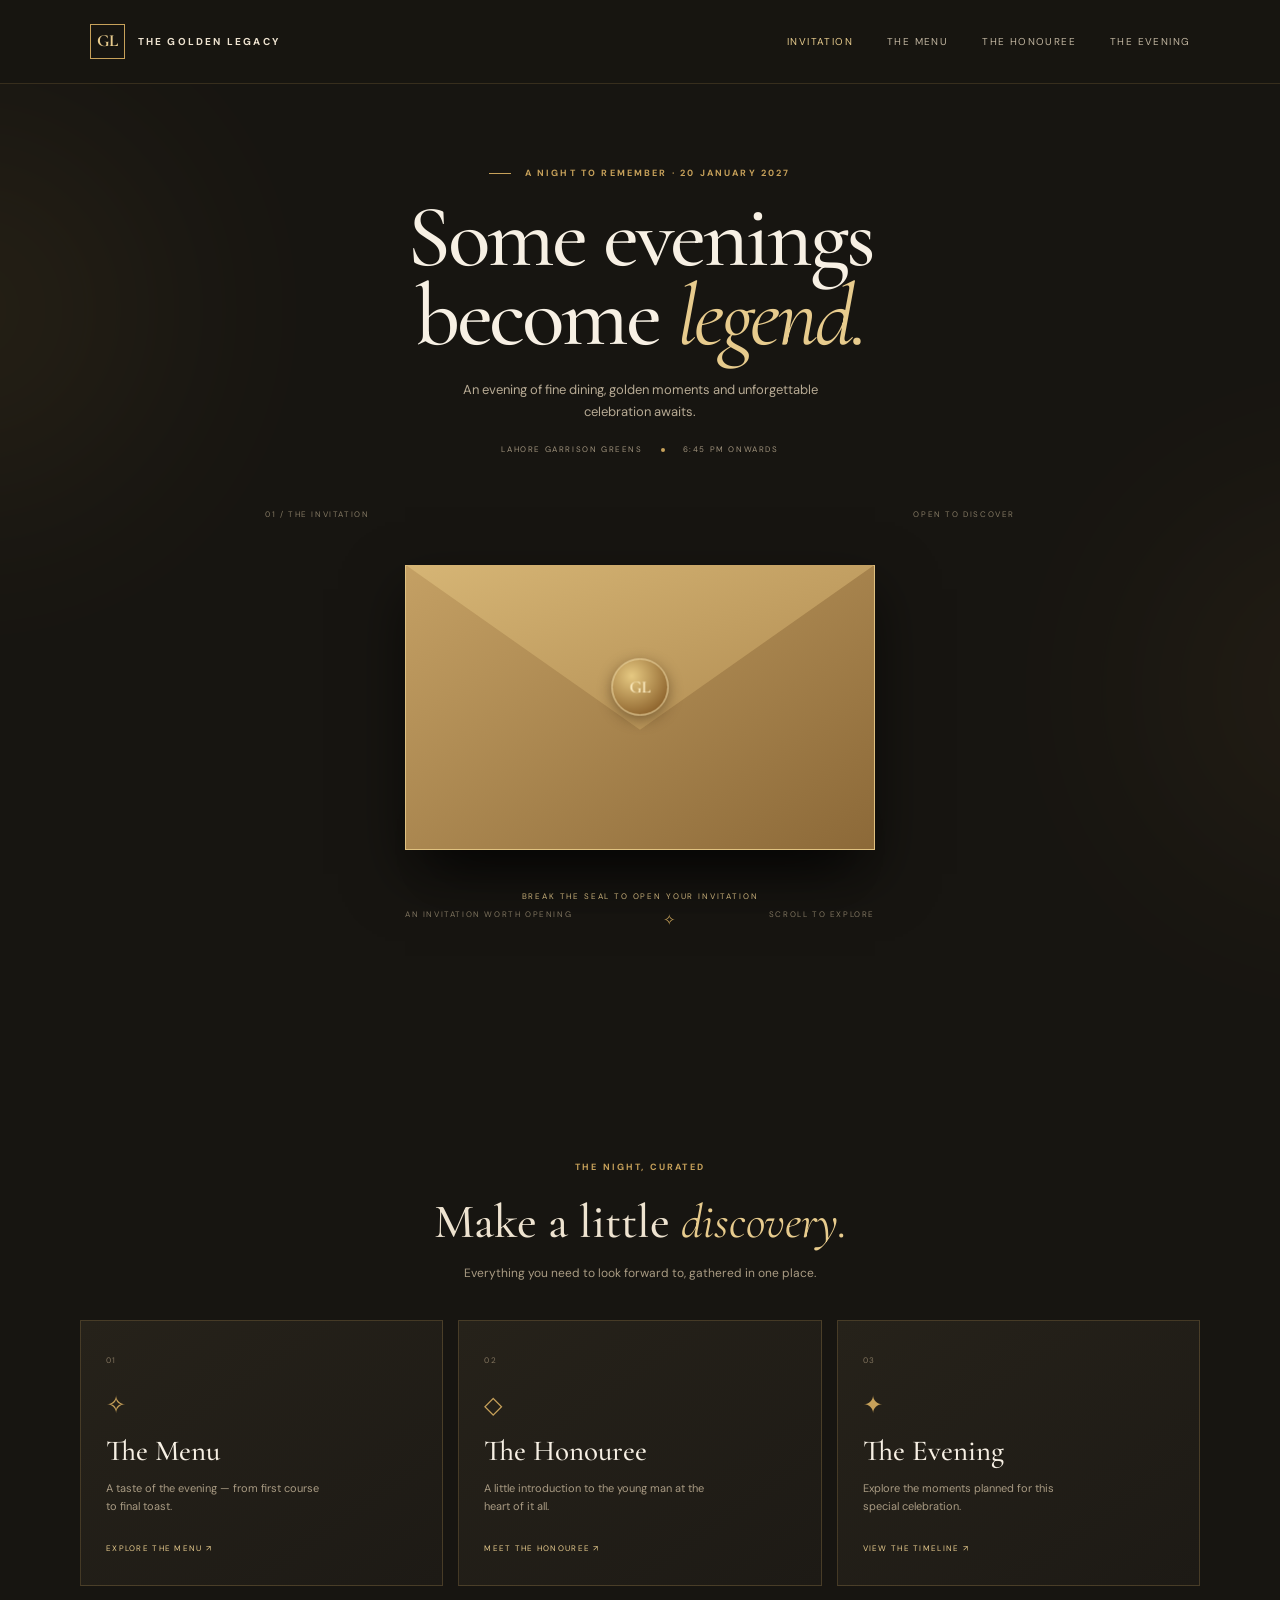
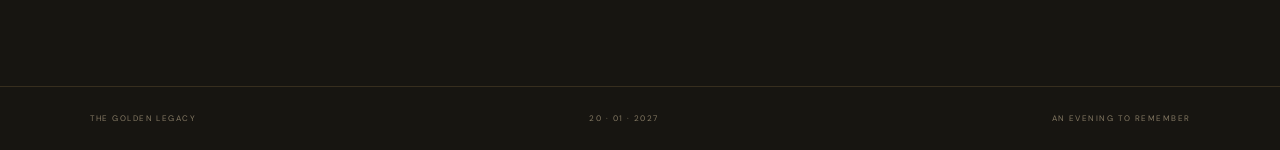
<file: index.html>
<!DOCTYPE html>
<html lang="en">
<head>
  <meta charset="UTF-8">
  <meta name="viewport" content="width=device-width, initial-scale=1.0">
  <meta name="description" content="A golden evening celebrating Light Yagami's 18th birthday.">
  <title>The Golden Legacy | Invitation</title>
  <link rel="preconnect" href="https://fonts.googleapis.com">
  <link rel="preconnect" href="https://fonts.gstatic.com" crossorigin>
  <link href="https://fonts.googleapis.com/css2?family=Cormorant+Garamond:wght@400;500;600;700&family=DM+Sans:wght@400;500;600;700&display=swap" rel="stylesheet">
  <link rel="stylesheet" href="styles.css">
  <script src="script.js" defer></script>
</head>
<body class="home-page">
  <div class="ambient ambient-one"></div><div class="ambient ambient-two"></div>
  <header class="site-header">
    <a class="brand" href="index.html"><span class="brand-mark">GL</span><span>THE GOLDEN LEGACY</span></a>
    <button class="menu-toggle" aria-label="Open navigation" aria-expanded="false">☰</button>
    <nav class="nav-links">
      <a class="active" href="index.html">Invitation</a>
      <a href="menu.html">The Menu</a>
      <a href="about.html">The Honouree</a>
      <a href="schedule.html">The Evening</a>
    </nav>
  </header>

  <main class="home-shell">
    <section class="intro-copy">
      <p class="eyebrow"><span></span> A NIGHT TO REMEMBER · 20 JANUARY 2027</p>
      <h1>Some evenings<br>become <em>legend.</em></h1>
      <p class="intro-text">An evening of fine dining, golden moments and unforgettable celebration awaits.</p>
      <div class="intro-meta"><span>LAHORE GARRISON GREENS</span><i></i><span>6:45 PM ONWARDS</span></div>
    </section>

    <section class="invitation-stage" aria-label="Animated birthday invitation">
      <div class="stage-caption"><span>01 / THE INVITATION</span><span>OPEN TO DISCOVER</span></div>
      <div class="envelope-wrap" id="envelopeWrap">
        <div class="envelope-shadow"></div>
        <div class="envelope" id="envelope">
          <div class="envelope-back"></div>
          <div class="letter-peek">
            <div class="mini-crest">✦</div>
            <span>YOU ARE CORDIALLY INVITED</span>
            <strong>LIGHT YAGAMI</strong>
            <small>THE EIGHTEENTH CELEBRATION</small>
          </div>
          <div class="envelope-front"></div>
          <div class="envelope-flap"></div>
          <button class="seal" id="openInvite" aria-label="Open invitation"><span>GL</span></button>
        </div>
      </div>
      <p class="envelope-hint" id="envelopeHint">BREAK THE SEAL TO OPEN YOUR INVITATION</p>

      <article class="main-invite-card" id="mainInvite" aria-hidden="true">
        <button class="close-invite" id="closeInvite" aria-label="Close invitation">×</button>
        <div class="card-inner">
          <div class="card-topline"><span>THE GOLDEN LEGACY</span><span>EST. 2027</span></div>
          <div class="ornament">✦</div>
          <p class="card-kicker">MR. SOICHIRO YAGAMI REQUESTS THE PLEASURE OF YOUR COMPANY</p>
          <h2>An evening<br>in <em>honour</em> of</h2>
          <p class="honouree-name">LIGHT YAGAMI</p>
          <p class="eighteen">EIGHTEEN YEARS · ONE EXTRAORDINARY NIGHT</p>
          <div class="gold-rule"></div>
          <div class="invite-details">
            <div><span>DATE</span><strong>Wednesday, 20 January 2027</strong></div>
            <div><span>VENUE</span><strong>Lahore Garrison Greens</strong></div>
            <div><span>GATHERING</span><strong>6:45 PM · Dinner to follow</strong></div>
          </div>
          <p class="card-note">Your presence will make this celebration complete.</p>
          <button class="button button-gold" id="rsvpButton">I'LL BE THERE <span>↗</span></button>
          <p class="card-footer">WITH WARM REGARDS · THE YAGAMI FAMILY</p>
        </div>
      </article>
      <div class="below-stage">
        <span>AN INVITATION WORTH OPENING</span>
        <span class="tiny-star">✧</span>
        <span>SCROLL TO EXPLORE</span>
      </div>
    </section>

    <section class="explore-section" id="explore">
      <div class="section-heading">
        <p class="eyebrow">THE NIGHT, CURATED</p>
        <h2>Make a little <em>discovery.</em></h2>
        <p>Everything you need to look forward to, gathered in one place.</p>
      </div>
      <div class="option-grid">
        <a class="option-card" href="menu.html"><span class="option-number">01</span><span class="option-icon">✧</span><h3>The Menu</h3><p>A taste of the evening — from first course to final toast.</p><span class="option-link">EXPLORE THE MENU ↗</span></a>
        <a class="option-card" href="about.html"><span class="option-number">02</span><span class="option-icon">◇</span><h3>The Honouree</h3><p>A little introduction to the young man at the heart of it all.</p><span class="option-link">MEET THE HONOUREE ↗</span></a>
        <a class="option-card" href="schedule.html"><span class="option-number">03</span><span class="option-icon">✦</span><h3>The Evening</h3><p>Explore the moments planned for this special celebration.</p><span class="option-link">VIEW THE TIMELINE ↗</span></a>
      </div>
    </section>
  </main>
  <footer class="site-footer"><span>THE GOLDEN LEGACY</span><span>20 · 01 · 2027</span><span>AN EVENING TO REMEMBER</span></footer>
</body>
</html>
</file>
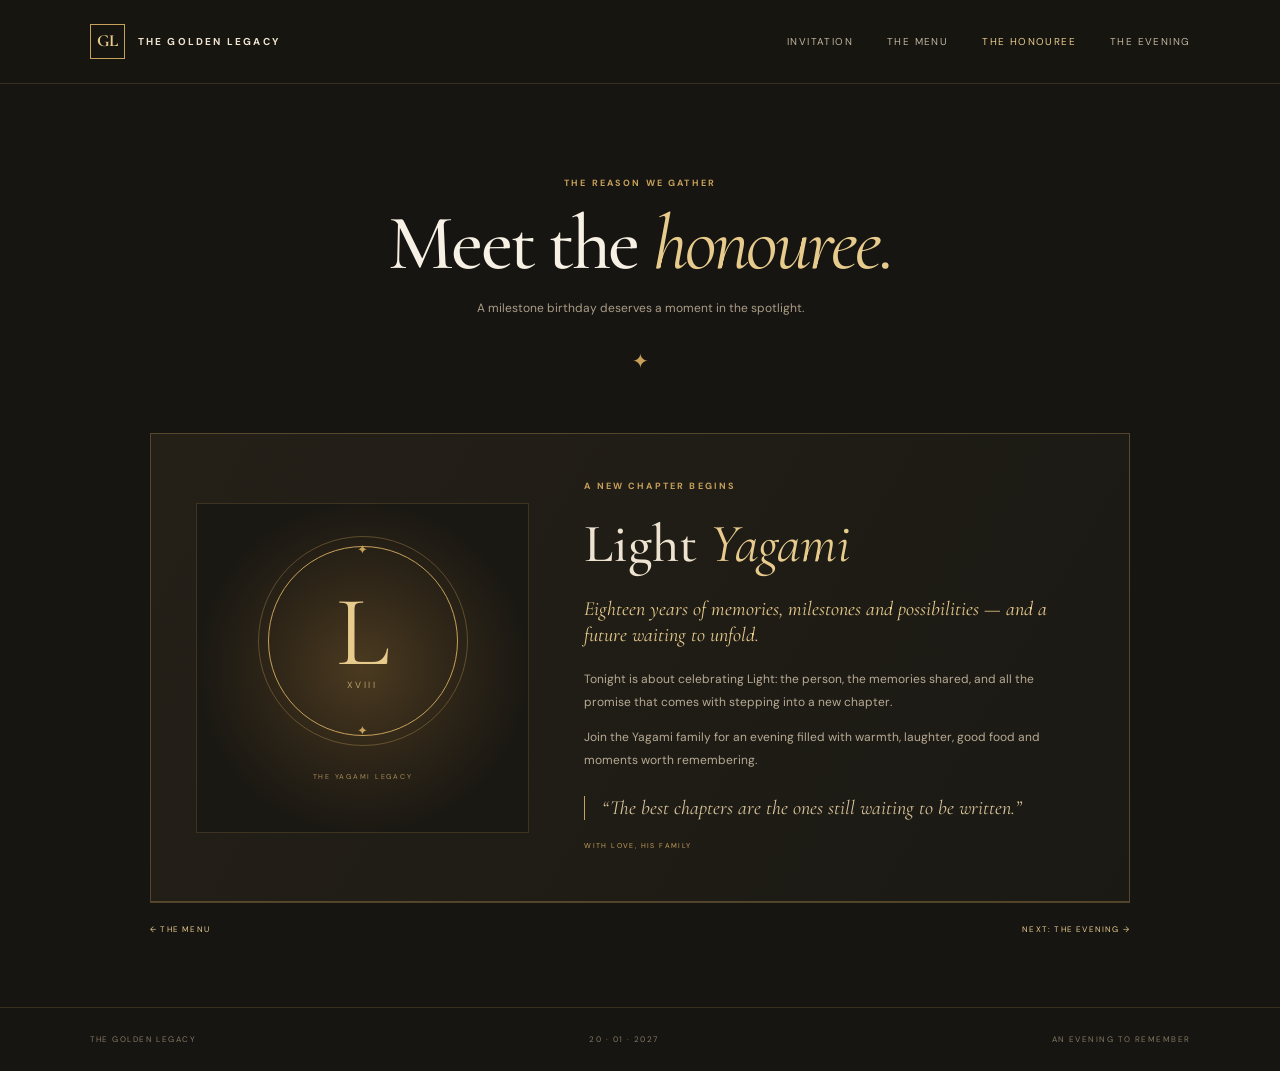
<file: about.html>
<!DOCTYPE html>
<html lang="en">
<head><meta charset="UTF-8"><meta name="viewport" content="width=device-width, initial-scale=1.0"><title>The Honouree | The Golden Legacy</title><link rel="preconnect" href="https://fonts.googleapis.com"><link rel="preconnect" href="https://fonts.gstatic.com" crossorigin><link href="https://fonts.googleapis.com/css2?family=Cormorant+Garamond:wght@400;500;600;700&family=DM+Sans:wght@400;500;600;700&display=swap" rel="stylesheet"><link rel="stylesheet" href="styles.css"><script src="script.js" defer></script></head>
<body>
<header class="site-header"><a class="brand" href="index.html"><span class="brand-mark">GL</span><span>THE GOLDEN LEGACY</span></a><button class="menu-toggle" aria-label="Open navigation" aria-expanded="false">☰</button><nav class="nav-links"><a href="index.html">Invitation</a><a href="menu.html">The Menu</a><a class="active" href="about.html">The Honouree</a><a href="schedule.html">The Evening</a></nav></header>
<main class="inner-page">
  <section class="page-hero"><p class="eyebrow">THE REASON WE GATHER</p><h1>Meet the <em>honouree.</em></h1><p>A milestone birthday deserves a moment in the spotlight.</p><div class="hero-rule">✦</div></section>
  <section class="honouree-panel">
    <div class="monogram-art"><div class="monogram-ring"><span>L</span><small>XVIII</small></div><p>THE YAGAMI LEGACY</p></div>
    <div class="honouree-copy"><p class="eyebrow">A NEW CHAPTER BEGINS</p><h2>Light <em>Yagami</em></h2><p class="lead">Eighteen years of memories, milestones and possibilities — and a future waiting to unfold.</p><p>Tonight is about celebrating Light: the person, the memories shared, and all the promise that comes with stepping into a new chapter.</p><p>Join the Yagami family for an evening filled with warmth, laughter, good food and moments worth remembering.</p><blockquote>“The best chapters are the ones still waiting to be written.”</blockquote><span class="signature-line">WITH LOVE, HIS FAMILY</span></div>
  </section>
  <div class="page-bottom-nav"><a href="menu.html">← THE MENU</a><a href="schedule.html">NEXT: THE EVENING →</a></div>
</main><footer class="site-footer"><span>THE GOLDEN LEGACY</span><span>20 · 01 · 2027</span><span>AN EVENING TO REMEMBER</span></footer>
</body></html>
</file>
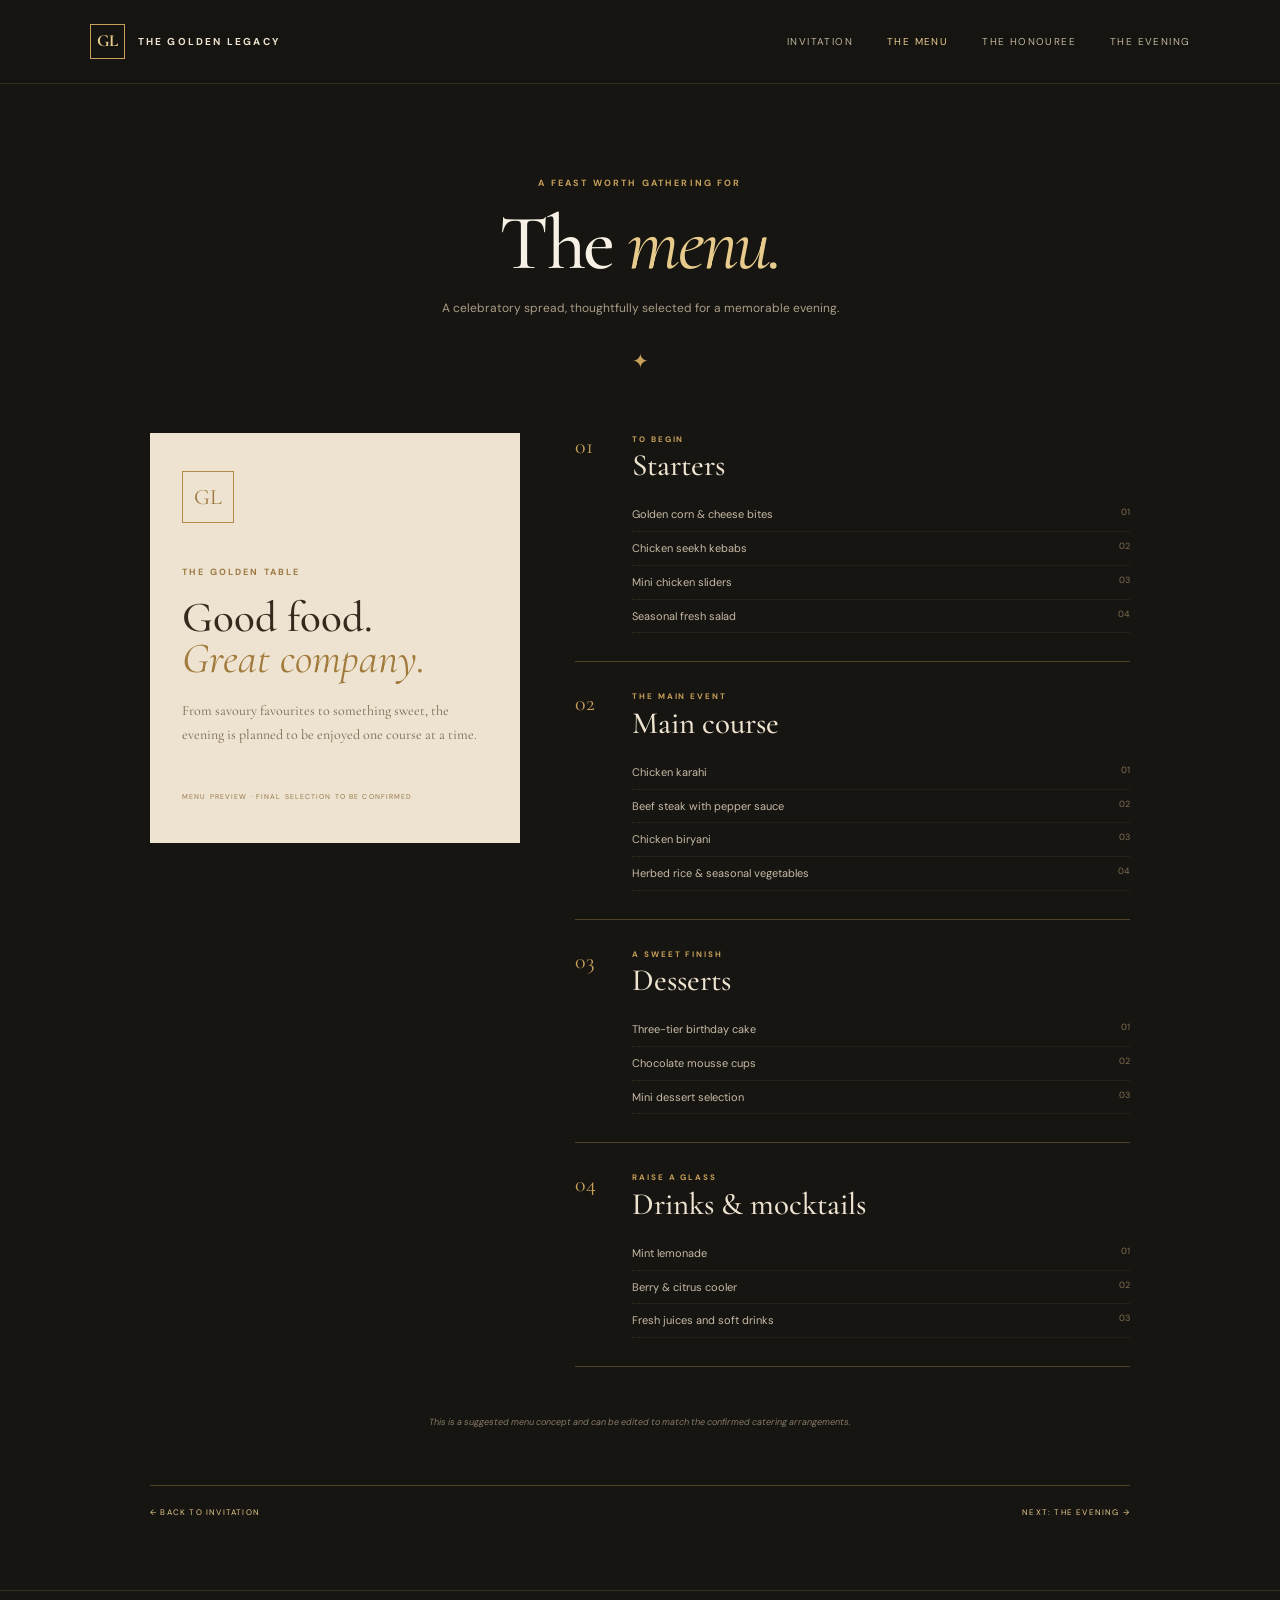
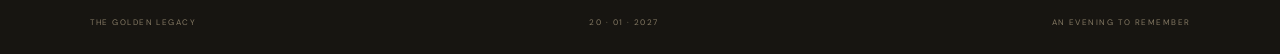
<file: menu.html>
<!DOCTYPE html>
<html lang="en">
<head><meta charset="UTF-8"><meta name="viewport" content="width=device-width, initial-scale=1.0"><title>The Menu | The Golden Legacy</title><link rel="preconnect" href="https://fonts.googleapis.com"><link rel="preconnect" href="https://fonts.gstatic.com" crossorigin><link href="https://fonts.googleapis.com/css2?family=Cormorant+Garamond:wght@400;500;600;700&family=DM+Sans:wght@400;500;600;700&display=swap" rel="stylesheet"><link rel="stylesheet" href="styles.css"><script src="script.js" defer></script></head>
<body>
<header class="site-header"><a class="brand" href="index.html"><span class="brand-mark">GL</span><span>THE GOLDEN LEGACY</span></a><button class="menu-toggle" aria-label="Open navigation" aria-expanded="false">☰</button><nav class="nav-links"><a href="index.html">Invitation</a><a class="active" href="menu.html">The Menu</a><a href="about.html">The Honouree</a><a href="schedule.html">The Evening</a></nav></header>
<main class="inner-page">
  <section class="page-hero"><p class="eyebrow">A FEAST WORTH GATHERING FOR</p><h1>The <em>menu.</em></h1><p>A celebratory spread, thoughtfully selected for a memorable evening.</p><div class="hero-rule">✦</div></section>
  <section class="menu-layout">
    <div class="menu-intro-card"><span class="menu-stamp">GL</span><p class="eyebrow">THE GOLDEN TABLE</p><h2>Good food.<br><em>Great company.</em></h2><p>From savoury favourites to something sweet, the evening is planned to be enjoyed one course at a time.</p><span class="menu-note">MENU PREVIEW · FINAL SELECTION TO BE CONFIRMED</span></div>
    <div class="menu-list">
      <article class="menu-group"><span class="menu-index">01</span><div><p class="eyebrow">TO BEGIN</p><h3>Starters</h3><ul><li><span>Golden corn & cheese bites</span><i>01</i></li><li><span>Chicken seekh kebabs</span><i>02</i></li><li><span>Mini chicken sliders</span><i>03</i></li><li><span>Seasonal fresh salad</span><i>04</i></li></ul></div></article>
      <article class="menu-group"><span class="menu-index">02</span><div><p class="eyebrow">THE MAIN EVENT</p><h3>Main course</h3><ul><li><span>Chicken karahi</span><i>01</i></li><li><span>Beef steak with pepper sauce</span><i>02</i></li><li><span>Chicken biryani</span><i>03</i></li><li><span>Herbed rice & seasonal vegetables</span><i>04</i></li></ul></div></article>
      <article class="menu-group"><span class="menu-index">03</span><div><p class="eyebrow">A SWEET FINISH</p><h3>Desserts</h3><ul><li><span>Three-tier birthday cake</span><i>01</i></li><li><span>Chocolate mousse cups</span><i>02</i></li><li><span>Mini dessert selection</span><i>03</i></li></ul></div></article>
      <article class="menu-group"><span class="menu-index">04</span><div><p class="eyebrow">RAISE A GLASS</p><h3>Drinks & mocktails</h3><ul><li><span>Mint lemonade</span><i>01</i></li><li><span>Berry & citrus cooler</span><i>02</i></li><li><span>Fresh juices and soft drinks</span><i>03</i></li></ul></div></article>
    </div>
  </section>
  <p class="disclaimer">This is a suggested menu concept and can be edited to match the confirmed catering arrangements.</p>
  <div class="page-bottom-nav"><a href="index.html">← BACK TO INVITATION</a><a href="schedule.html">NEXT: THE EVENING →</a></div>
</main><footer class="site-footer"><span>THE GOLDEN LEGACY</span><span>20 · 01 · 2027</span><span>AN EVENING TO REMEMBER</span></footer>
</body></html>
</file>
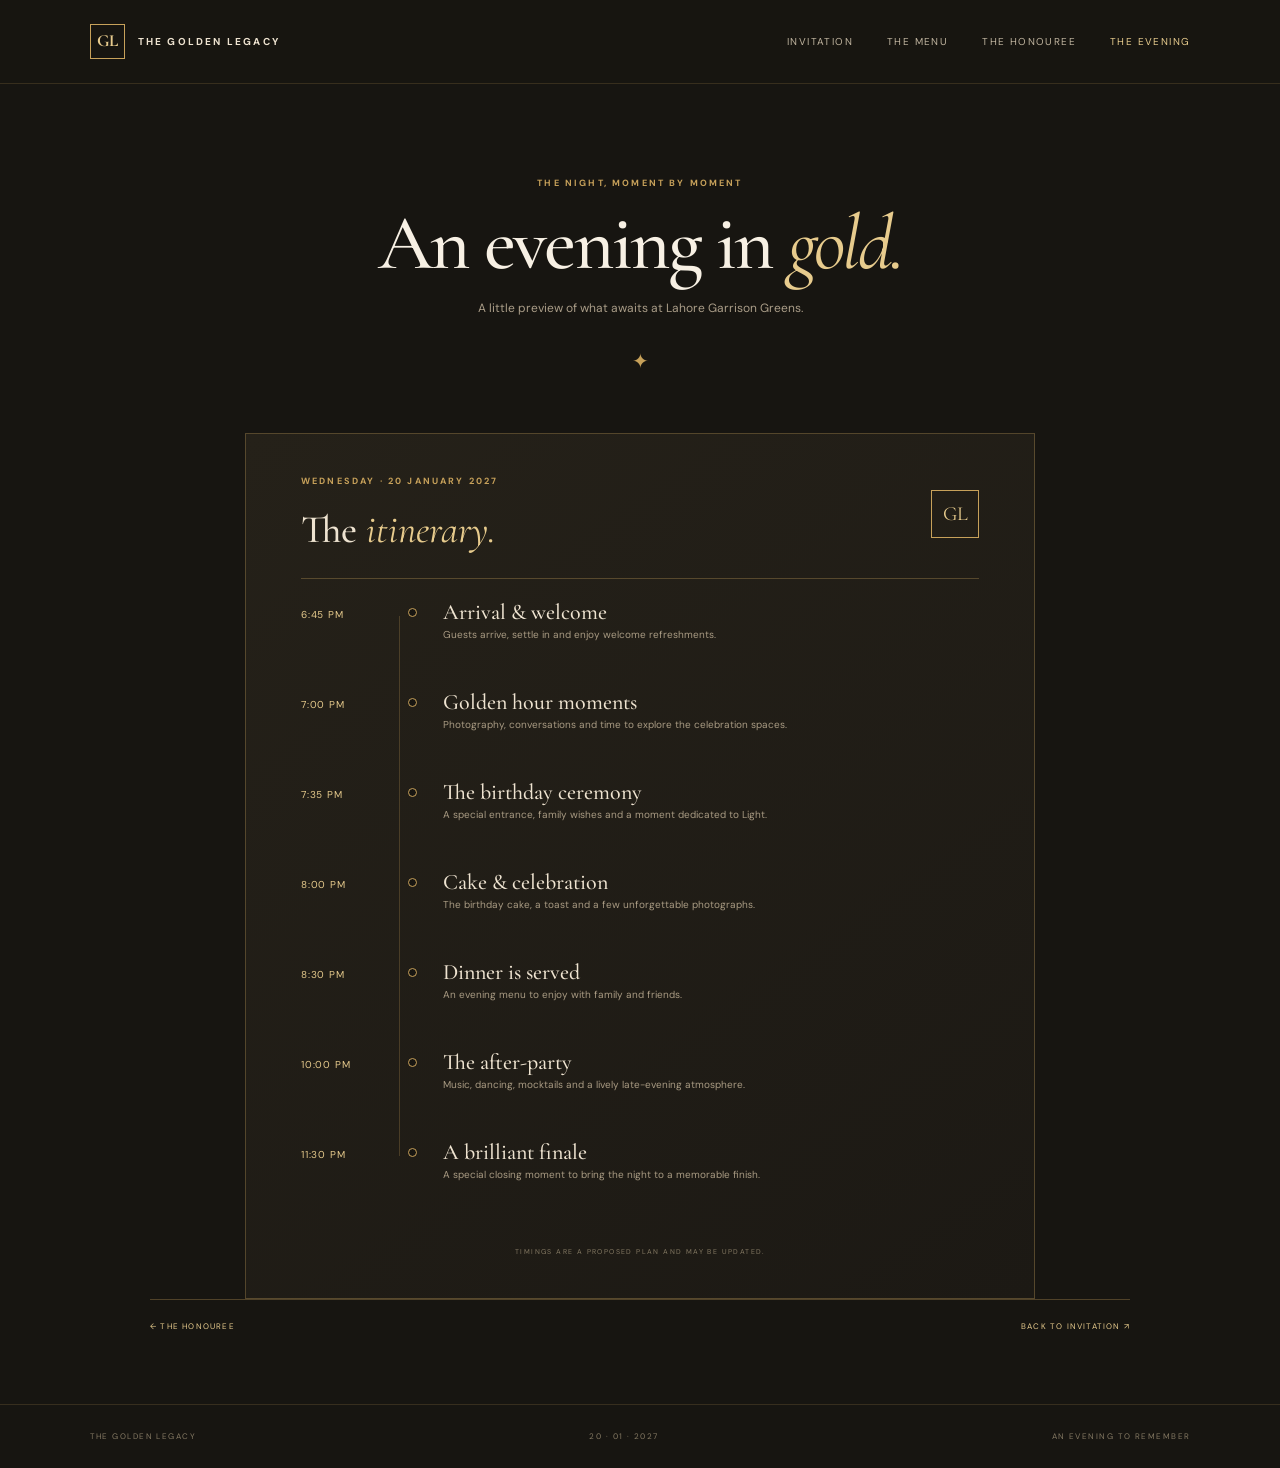
<file: schedule.html>
<!DOCTYPE html>
<html lang="en">
<head><meta charset="UTF-8"><meta name="viewport" content="width=device-width, initial-scale=1.0"><title>The Evening | The Golden Legacy</title><link rel="preconnect" href="https://fonts.googleapis.com"><link rel="preconnect" href="https://fonts.gstatic.com" crossorigin><link href="https://fonts.googleapis.com/css2?family=Cormorant+Garamond:wght@400;500;600;700&family=DM+Sans:wght@400;500;600;700&display=swap" rel="stylesheet"><link rel="stylesheet" href="styles.css"><script src="script.js" defer></script></head>
<body>
<header class="site-header"><a class="brand" href="index.html"><span class="brand-mark">GL</span><span>THE GOLDEN LEGACY</span></a><button class="menu-toggle" aria-label="Open navigation" aria-expanded="false">☰</button><nav class="nav-links"><a href="index.html">Invitation</a><a href="menu.html">The Menu</a><a href="about.html">The Honouree</a><a class="active" href="schedule.html">The Evening</a></nav></header>
<main class="inner-page">
  <section class="page-hero"><p class="eyebrow">THE NIGHT, MOMENT BY MOMENT</p><h1>An evening in <em>gold.</em></h1><p>A little preview of what awaits at Lahore Garrison Greens.</p><div class="hero-rule">✦</div></section>
  <section class="timeline-card">
    <div class="timeline-heading"><div><p class="eyebrow">WEDNESDAY · 20 JANUARY 2027</p><h2>The <em>itinerary.</em></h2></div><span class="timeline-seal">GL</span></div>
    <div class="timeline">
      <article class="timeline-item"><time>6:45 PM</time><span class="timeline-dot"></span><div><h3>Arrival & welcome</h3><p>Guests arrive, settle in and enjoy welcome refreshments.</p></div></article>
      <article class="timeline-item"><time>7:00 PM</time><span class="timeline-dot"></span><div><h3>Golden hour moments</h3><p>Photography, conversations and time to explore the celebration spaces.</p></div></article>
      <article class="timeline-item"><time>7:35 PM</time><span class="timeline-dot"></span><div><h3>The birthday ceremony</h3><p>A special entrance, family wishes and a moment dedicated to Light.</p></div></article>
      <article class="timeline-item"><time>8:00 PM</time><span class="timeline-dot"></span><div><h3>Cake & celebration</h3><p>The birthday cake, a toast and a few unforgettable photographs.</p></div></article>
      <article class="timeline-item"><time>8:30 PM</time><span class="timeline-dot"></span><div><h3>Dinner is served</h3><p>An evening menu to enjoy with family and friends.</p></div></article>
      <article class="timeline-item"><time>10:00 PM</time><span class="timeline-dot"></span><div><h3>The after-party</h3><p>Music, dancing, mocktails and a lively late-evening atmosphere.</p></div></article>
      <article class="timeline-item"><time>11:30 PM</time><span class="timeline-dot"></span><div><h3>A brilliant finale</h3><p>A special closing moment to bring the night to a memorable finish.</p></div></article>
    </div>
    <p class="timeline-footnote">TIMINGS ARE A PROPOSED PLAN AND MAY BE UPDATED.</p>
  </section>
  <div class="page-bottom-nav"><a href="about.html">← THE HONOUREE</a><a href="index.html">BACK TO INVITATION ↗</a></div>
</main><footer class="site-footer"><span>THE GOLDEN LEGACY</span><span>20 · 01 · 2027</span><span>AN EVENING TO REMEMBER</span></footer>
</body></html>
</file>
<file: styles.css>
/* THE GOLDEN LEGACY — shared visual system */
:root{--ink:#171511;--ink-soft:#242019;--paper:#eee3d0;--paper-light:#f7f0e4;--gold:#c7a15a;--gold-light:#e7cb8d;--muted:#a99b83;--line:rgba(199,161,90,.32);--serif:"Cormorant Garamond",Georgia,serif;--sans:"DM Sans",Arial,sans-serif}
*{box-sizing:border-box}html{scroll-behavior:smooth}body{margin:0;background:var(--ink);color:var(--paper);font-family:var(--sans);font-size:14px;line-height:1.7;overflow-x:hidden}a{color:inherit;text-decoration:none}button{font:inherit}.site-header{height:84px;padding:0 7vw;display:flex;align-items:center;justify-content:space-between;border-bottom:1px solid rgba(199,161,90,.18);position:relative;z-index:10;background:rgba(23,21,17,.92)}.brand{display:flex;align-items:center;gap:13px;font-size:10px;letter-spacing:.22em;font-weight:700}.brand-mark{width:35px;height:35px;border:1px solid var(--gold);color:var(--gold-light);display:grid;place-items:center;font-family:var(--serif);font-size:17px;letter-spacing:0}.nav-links{display:flex;gap:34px}.nav-links a{font-size:10px;letter-spacing:.14em;text-transform:uppercase;color:#c0b49f;transition:.25s}.nav-links a:hover,.nav-links a.active{color:var(--gold-light)}.menu-toggle{display:none;background:none;border:0;color:var(--gold);font-size:23px}.ambient{position:absolute;width:380px;height:380px;border-radius:50%;filter:blur(110px);opacity:.08;pointer-events:none}.ambient-one{background:#d0a34c;top:120px;left:-220px}.ambient-two{background:#a87936;top:500px;right:-250px}.home-shell{max-width:1200px;margin:auto;padding:0 40px}.intro-copy{text-align:center;padding:82px 0 24px}.eyebrow{font-size:9px;letter-spacing:.24em;color:var(--gold);font-weight:700;margin:0 0 17px}.eyebrow span{display:inline-block;width:22px;height:1px;background:var(--gold);vertical-align:middle;margin-right:9px}.intro-copy h1,.page-hero h1{font:500 clamp(52px,7vw,88px)/.9 var(--serif);letter-spacing:-.035em;margin:0;color:var(--paper-light)}h1 em,h2 em{font-weight:400;color:var(--gold-light)}.intro-text{color:#b7aa94;font-size:13px;margin:22px auto 20px;max-width:420px}.intro-meta{display:flex;justify-content:center;align-items:center;gap:18px;color:#9f927c;font-size:8px;letter-spacing:.2em}.intro-meta i{width:4px;height:4px;border-radius:50%;background:var(--gold)}.invitation-stage{max-width:750px;margin:28px auto 0;position:relative;text-align:center;min-height:560px}.stage-caption,.below-stage{display:flex;justify-content:space-between;color:#847963;font-size:8px;letter-spacing:.2em}.envelope-wrap{height:370px;display:grid;place-items:center;perspective:1100px;position:relative}.envelope-shadow{position:absolute;width:390px;height:36px;background:#000;filter:blur(24px);opacity:.6;bottom:31px}.envelope{position:relative;width:min(470px,88vw);height:285px;transform-style:preserve-3d;transition:transform .9s cubic-bezier(.2,.75,.2,1)}.envelope-back{position:absolute;inset:0;background:#b08b4e;border:1px solid #e1c27f;box-shadow:0 24px 55px #0008}.envelope-back:after{content:"";position:absolute;inset:13px;border:1px solid rgba(255,235,184,.48)}.letter-peek{position:absolute;z-index:1;left:7%;width:86%;height:255px;top:10px;background:var(--paper-light);color:#312719;display:flex;align-items:center;justify-content:center;flex-direction:column;gap:8px;transition:transform .9s .25s cubic-bezier(.2,.75,.2,1)}.letter-peek span,.letter-peek small{font-size:8px;letter-spacing:.22em;color:#8b7040}.letter-peek strong{font:600 30px var(--serif);letter-spacing:.13em}.mini-crest{font-size:23px;color:#b38b43}.envelope-front{position:absolute;z-index:3;inset:0;background:linear-gradient(145deg,#c4a064,#8c6938);clip-path:polygon(0 0,50% 54%,100% 0,100% 100%,0 100%);border:1px solid #dfc181}.envelope-flap{position:absolute;z-index:4;inset:0;background:linear-gradient(160deg,#d6b575,#a17b43);clip-path:polygon(0 0,100% 0,50% 58%);transform-origin:top;transition:transform .7s ease;backface-visibility:hidden}.seal{position:absolute;z-index:5;top:43%;left:50%;transform:translate(-50%,-50%);width:57px;height:57px;border-radius:50%;border:1px solid #f0dba8;background:radial-gradient(circle at 35% 30%,#e6c982,#8f652e 78%);color:#fff0c6;box-shadow:0 4px 14px #38240e80;cursor:pointer;font:600 17px var(--serif);transition:opacity .3s,transform .3s}.seal:hover{transform:translate(-50%,-50%) scale(1.08)}.envelope.open .envelope-flap{transform:rotateX(180deg);z-index:0}.envelope.open .letter-peek{transform:translateY(-120px);transition-delay:.15s}.envelope.open .seal{opacity:0;pointer-events:none}.envelope-hint{font-size:8px;letter-spacing:.23em;color:var(--gold-light);margin:-2px 0 0;transition:opacity .3s}.main-invite-card{position:absolute;z-index:7;top:55px;left:50%;width:min(440px,90vw);min-height:500px;transform:translate(-50%,20px) scale(.94);opacity:0;pointer-events:none;background:var(--paper-light);color:#302719;box-shadow:0 28px 80px #000b;transition:opacity .55s,transform .65s cubic-bezier(.2,.75,.2,1);padding:10px}.main-invite-card:before{content:"";position:absolute;inset:10px;border:1px solid #c3a267;pointer-events:none}.main-invite-card.visible{opacity:1;pointer-events:auto;transform:translate(-50%,0) scale(1)}.card-inner{position:relative;padding:25px 28px 22px;border:1px solid rgba(177,139,70,.28);min-height:480px;display:flex;align-items:center;flex-direction:column}.close-invite{position:absolute;right:18px;top:12px;z-index:2;border:0;background:none;color:#876a3a;font-size:25px;cursor:pointer}.card-topline{width:100%;display:flex;justify-content:space-between;font-size:7px;letter-spacing:.2em;color:#927744}.ornament{font-size:24px;color:#b18a49;margin:19px 0 8px}.card-kicker{font-size:7px;letter-spacing:.17em;color:#8d7958;max-width:280px;text-align:center;margin:0 0 12px}.card-inner h2{font:500 34px/.95 var(--serif);text-align:center;margin:0}.card-inner h2 em{color:#a47a38}.honouree-name{font:600 25px var(--serif);letter-spacing:.16em;color:#4a3921;margin:12px 0 2px}.eighteen{font-size:7px;letter-spacing:.17em;color:#9b8152;margin:0}.gold-rule{width:55px;height:1px;background:#b99555;margin:16px 0 12px}.invite-details{width:100%;display:grid;gap:9px;text-align:center}.invite-details div{display:grid;gap:1px}.invite-details span{font-size:7px;letter-spacing:.2em;color:#a1844d}.invite-details strong{font:600 15px var(--serif);color:#3e3322}.card-note{font:italic 13px var(--serif);color:#8d7958;margin:12px 0 10px}.button{border:0;cursor:pointer;letter-spacing:.15em;font-size:8px;font-weight:700;padding:12px 20px}.button-gold{background:#a98242;color:#fff7e8;min-width:175px;display:flex;justify-content:space-between;align-items:center}.button-gold:hover{background:#89662f}.card-footer{font-size:6px;letter-spacing:.2em;color:#9a8359;margin:14px 0 0}.below-stage{max-width:470px;margin:4px auto 0}.tiny-star{color:var(--gold);font-size:15px}.explore-section{padding:92px 0 100px}.section-heading{text-align:center;margin-bottom:37px}.section-heading h2{font:500 48px var(--serif);margin:0}.section-heading>p:last-child{color:#a99b83;font-size:12px}.option-grid{display:grid;grid-template-columns:repeat(3,1fr);gap:15px}.option-card{min-height:245px;padding:26px 25px;background:linear-gradient(145deg,#26221a,#1d1a15);border:1px solid rgba(199,161,90,.23);position:relative;transition:transform .3s,border-color .3s}.option-card:hover{transform:translateY(-6px);border-color:var(--gold)}.option-number{font-size:8px;letter-spacing:.15em;color:#81745e}.option-icon{display:block;color:var(--gold);font-size:24px;margin:14px 0 7px}.option-card h3{font:500 29px var(--serif);margin:0;color:var(--paper-light)}.option-card p{font-size:11px;color:#a99b83;max-width:220px;min-height:45px}.option-link{font-size:8px;letter-spacing:.16em;color:var(--gold-light)}.site-footer{border-top:1px solid rgba(199,161,90,.18);padding:25px 7vw;display:flex;justify-content:space-between;color:#847963;font-size:8px;letter-spacing:.18em}
.inner-page{max-width:1050px;margin:auto;padding:0 35px 70px}.page-hero{text-align:center;padding:92px 0 55px}.page-hero h1{font-size:clamp(54px,7vw,78px)}.page-hero>p:not(.eyebrow){font-size:12px;color:#aa9d88;margin:20px 0}.hero-rule{color:var(--gold);font-size:20px;margin-top:25px}.menu-layout{display:grid;grid-template-columns:.8fr 1.2fr;gap:55px;align-items:start}.menu-intro-card{background:var(--paper);color:#332a1d;padding:38px 32px;min-height:410px;position:sticky;top:25px}.menu-stamp{display:grid;place-items:center;border:1px solid #b18a49;color:#9a773f;width:52px;height:52px;font:22px var(--serif);margin-bottom:42px}.menu-intro-card .eyebrow{color:#9b7942}.menu-intro-card h2{font:500 43px/.95 var(--serif);margin:0 0 20px}.menu-intro-card h2 em{color:#a17a3c}.menu-intro-card>p:not(.eyebrow){font:14px/1.7 var(--serif);color:#77684e}.menu-note{display:block;margin-top:45px;font-size:7px;letter-spacing:.16em;color:#94784a}.menu-group{display:grid;grid-template-columns:42px 1fr;gap:15px;padding:0 0 28px;margin-bottom:28px;border-bottom:1px solid var(--line)}.menu-index{font:22px var(--serif);color:var(--gold)}.menu-group .eyebrow{margin-bottom:0;font-size:8px}.menu-group h3{font:500 31px var(--serif);margin:0 0 14px}.menu-group ul{list-style:none;margin:0;padding:0}.menu-group li{display:flex;justify-content:space-between;gap:15px;padding:7px 0;border-bottom:1px dotted rgba(199,161,90,.17);font-size:11px;color:#c7bba7}.menu-group li i{font-style:normal;color:#806f52;font-size:9px}.disclaimer{text-align:center;color:#877b67;font-size:9px;font-style:italic;margin:20px 0 55px}.page-bottom-nav{display:flex;justify-content:space-between;border-top:1px solid var(--line);padding-top:20px;color:var(--gold-light);font-size:8px;letter-spacing:.15em}.honouree-panel{display:grid;grid-template-columns:.8fr 1.2fr;gap:55px;align-items:center;background:linear-gradient(120deg,#242018,#1b1914);border:1px solid var(--line);padding:45px}.monogram-art{min-height:330px;background:radial-gradient(circle,#4b3a20 0,#282116 48%,#1a1813 72%);display:flex;align-items:center;justify-content:center;flex-direction:column;border:1px solid rgba(199,161,90,.2)}.monogram-ring{width:190px;height:190px;border:1px solid var(--gold);outline:1px solid rgba(199,161,90,.35);outline-offset:9px;border-radius:50%;display:flex;align-items:center;justify-content:center;flex-direction:column;position:relative}.monogram-ring:before,.monogram-ring:after{content:"✦";position:absolute;color:var(--gold);font-size:13px}.monogram-ring:before{top:-8px}.monogram-ring:after{bottom:-8px}.monogram-ring span{font:100px/.9 var(--serif);color:var(--gold-light)}.monogram-ring small{font-size:9px;letter-spacing:.3em;color:#bda16c}.monogram-art>p{font-size:7px;letter-spacing:.25em;color:#a98d58;margin-top:35px}.honouree-copy h2{font:500 54px var(--serif);margin:0 0 14px}.honouree-copy h2 em{color:var(--gold-light)}.honouree-copy p:not(.eyebrow){font-size:12px;color:#b7aa94;line-height:1.9}.honouree-copy .lead{font:italic 20px/1.3 var(--serif)!important;color:var(--gold-light)!important}.honouree-copy blockquote{margin:25px 0 12px;padding-left:17px;border-left:1px solid var(--gold);font:italic 20px var(--serif);color:#d8c49b}.signature-line{font-size:7px;letter-spacing:.2em;color:var(--gold)}.timeline-card{background:linear-gradient(145deg,#252119,#1c1914);border:1px solid var(--line);padding:40px 55px;max-width:790px;margin:auto}.timeline-heading{display:flex;justify-content:space-between;align-items:center;padding-bottom:25px;border-bottom:1px solid var(--line)}.timeline-heading h2{font:500 39px var(--serif);margin:0}.timeline-seal{width:48px;height:48px;border:1px solid var(--gold);display:grid;place-items:center;color:var(--gold-light);font:20px var(--serif)}.timeline{padding-top:25px}.timeline-item{display:grid;grid-template-columns:90px 18px 1fr;gap:17px;min-height:90px;position:relative}.timeline-item:before{content:"";position:absolute;left:98px;top:12px;bottom:-12px;width:1px;background:rgba(199,161,90,.25)}.timeline-item:last-child:before{display:none}.timeline-item time{font-size:10px;letter-spacing:.08em;color:var(--gold-light);padding-top:2px}.timeline-dot{width:9px;height:9px;border:1px solid var(--gold);background:var(--ink);border-radius:50%;position:relative;z-index:1;margin-top:4px}.timeline-item h3{font:500 22px var(--serif);margin:-5px 0 1px}.timeline-item p{font-size:10px;color:#a99b83;margin:0}.timeline-footnote{text-align:center;color:#847963;font-size:7px;letter-spacing:.2em;margin:12px 0 0}
@media(max-width:700px){.site-header{height:70px;padding:0 22px}.menu-toggle{display:block}.nav-links{display:none;position:absolute;top:69px;left:0;right:0;background:#1c1914;padding:20px 24px;flex-direction:column;gap:18px;border-bottom:1px solid var(--line)}.nav-links.open{display:flex}.home-shell{padding:0 20px}.intro-copy{padding-top:65px}.intro-meta{gap:9px;font-size:7px}.invitation-stage{min-height:520px}.envelope-wrap{height:330px}.envelope{height:230px}.letter-peek{height:205px}.main-invite-card{top:30px}.card-inner{padding:22px 22px 18px}.option-grid{grid-template-columns:1fr}.option-card{min-height:190px}.explore-section{padding:60px 0}.site-footer{padding:20px;gap:10px;flex-wrap:wrap;font-size:7px}.inner-page{padding:0 20px 55px}.page-hero{padding:65px 0 38px}.menu-layout,.honouree-panel{grid-template-columns:1fr;gap:28px}.menu-intro-card{position:static;min-height:0}.menu-stamp{margin-bottom:25px}.menu-note{margin-top:25px}.honouree-panel{padding:22px}.monogram-art{min-height:270px}.timeline-card{padding:28px 20px}.timeline-item{grid-template-columns:70px 14px 1fr;gap:10px}.timeline-item:before{left:76px}.timeline-item h3{font-size:19px}.timeline-item p{font-size:9px}.page-bottom-nav{font-size:7px}.below-stage{font-size:7px;letter-spacing:.12em}}
</file>
